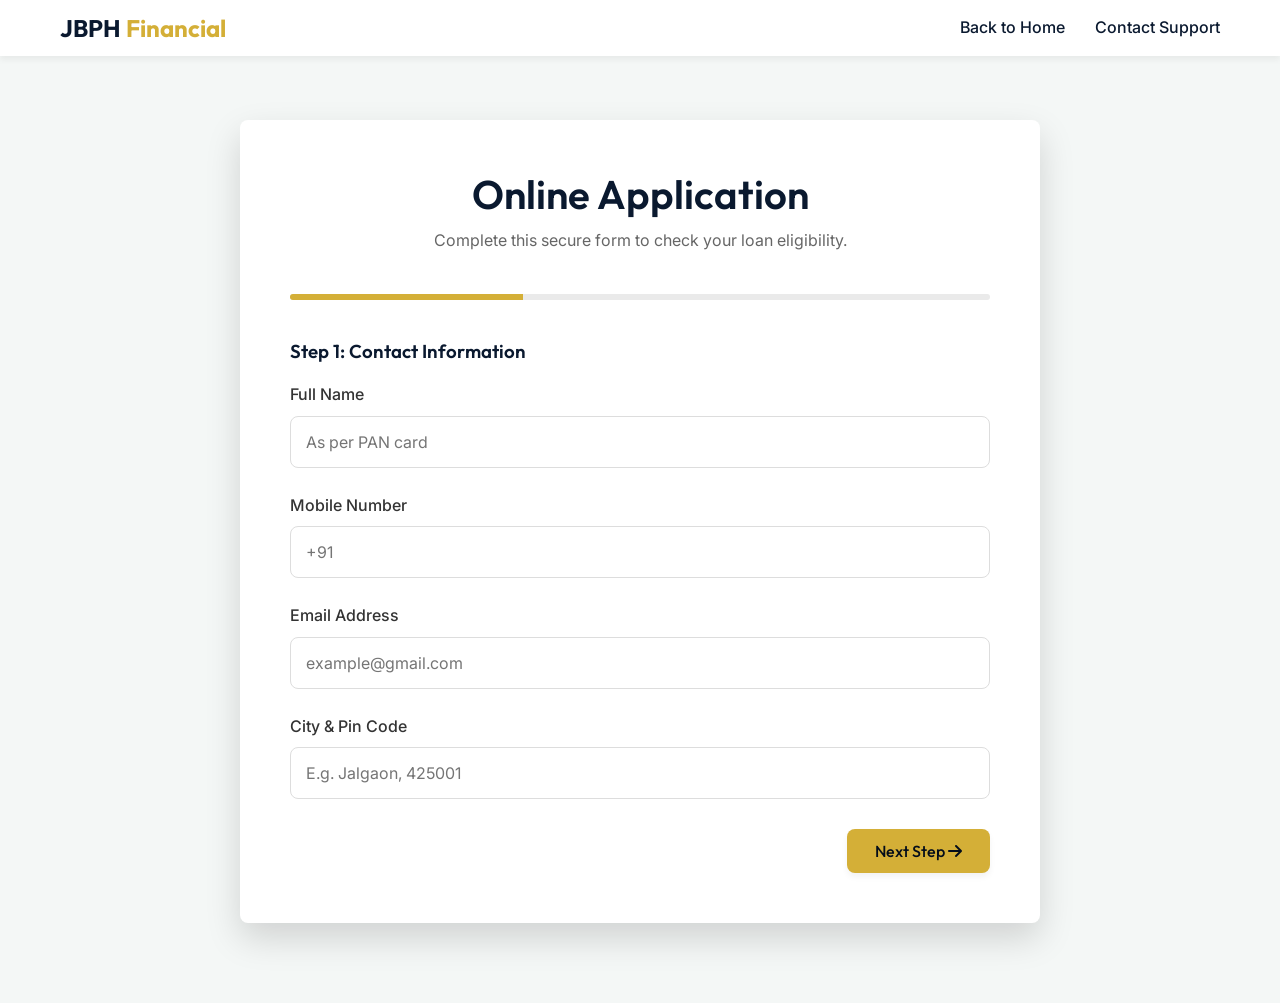
<file: apply.html>
<!DOCTYPE html>
<html lang="en">

<head>
  <meta charset="UTF-8">
  <meta name="viewport" content="width=device-width, initial-scale=1.0">
  <title>Apply For Loan | JBPH Financial Services</title>
  <link
    href="https://fonts.googleapis.com/css2?family=Inter:wght@400;500;600&family=Outfit:wght@500;600;700;800&display=swap"
    rel="stylesheet">
  <link rel="stylesheet" href="https://cdnjs.cloudflare.com/ajax/libs/font-awesome/6.4.0/css/all.min.css">
  <link rel="stylesheet" href="css/style.css">
  <style>
    body {
      background-color: var(--bg-light);
    }

    .apply-container {
      max-width: 800px;
      margin: 80px auto;
      background: var(--bg-white);
      padding: 50px;
      border-radius: var(--border-radius);
      box-shadow: var(--shadow-lg);
    }

    .apply-header {
      text-align: center;
      margin-bottom: 40px;
    }

    .apply-header h1 {
      color: var(--primary-navy);
      font-size: 2.5rem;
      margin-bottom: 10px;
    }

    .apply-header p {
      color: var(--text-light);
    }

    .form-step {
      display: none;
    }

    .form-step.active {
      display: block;
      animation: fadeIn 0.5s;
    }

    @keyframes fadeIn {
      from {
        opacity: 0;
        transform: translateY(10px);
      }

      to {
        opacity: 1;
        transform: translateY(0);
      }
    }

    .form-group {
      margin-bottom: 25px;
    }

    .form-group label {
      display: block;
      font-weight: 500;
      margin-bottom: 8px;
    }

    .form-group input,
    .form-group select {
      width: 100%;
      padding: 15px;
      border: 1px solid #ddd;
      border-radius: var(--border-radius);
      font-family: var(--font-body);
      font-size: 1rem;
      transition: var(--transition);
      outline: none;
    }

    .form-group input:focus,
    .form-group select:focus {
      border-color: var(--accent-gold);
    }

    .btn-group {
      display: flex;
      justify-content: space-between;
      margin-top: 30px;
    }

    .progress-bar {
      width: 100%;
      height: 6px;
      background: #EAEAEA;
      border-radius: 10px;
      margin-bottom: 40px;
      overflow: hidden;
    }

    .progress-fill {
      height: 100%;
      background: var(--accent-gold);
      width: 33.33%;
      transition: width 0.3s ease;
    }

    .success-msg {
      text-align: center;
      padding: 40px 0;
    }

    .success-msg i {
      font-size: 5rem;
      color: var(--accent-green);
      margin-bottom: 20px;
    }
  </style>
</head>

<body>

  <!-- Header minimal -->
  <header class="header">
    <div class="nav-container">
      <div class="logo-area">
        <a href="index.html" class="logo-text">JBPH <span style="color:var(--accent-gold);">Financial</span></a>
      </div>
      <nav>
        <ul class="nav-links">
          <li><a href="index.html">Back to Home</a></li>
          <li><a href="contact.html">Contact Support</a></li>
        </ul>
      </nav>
    </div>
  </header>

  <!-- Application Form -->
  <div class="container" style="padding-top: 40px;">
    <div class="apply-container">

      <div class="apply-header">
        <h1>Online Application</h1>
        <p>Complete this secure form to check your loan eligibility.</p>
      </div>

      <div class="progress-bar">
        <div class="progress-fill" id="progress"></div>
      </div>

      <!-- Step 1: Personal Details -->
      <div class="form-step active" id="step1">
        <h3 style="margin-bottom: 20px;">Step 1: Contact Information</h3>
        <div class="form-group">
          <label>Full Name</label>
          <input type="text" id="name" placeholder="As per PAN card" required>
        </div>
        <div class="form-group">
          <label>Mobile Number</label>
          <input type="tel" id="mobile" placeholder="+91" required>
        </div>
        <div class="form-group">
          <label>Email Address</label>
          <input type="email" id="email" placeholder="example@gmail.com" required>
        </div>
        <div class="form-group">
          <label>City & Pin Code</label>
          <input type="text" id="city" placeholder="E.g. Jalgaon, 425001" required>
        </div>
        <div class="btn-group" style="justify-content: flex-end;">
          <button type="button" class="btn btn-primary" onclick="nextStep(2)">Next Step <i
              class="fa-solid fa-arrow-right"></i></button>
        </div>
      </div>

      <!-- Step 2: Loan Requirements -->
      <div class="form-step" id="step2">
        <h3 style="margin-bottom: 20px;">Step 2: Loan Details</h3>
        <div class="form-group">
          <label>Required Loan Type</label>
          <select id="loan-type">
            <option value="Home Loan">Home Loan</option>
            <option value="Business Loan">Business Loan</option>
            <option value="Project Finance">Project Finance</option>
            <option value="LAP">Loan Against Property</option>
            <option value="Working Capital">Working Capital / OD</option>
            <option value="Other">Other</option>
          </select>
        </div>
        <div class="form-group">
          <label>Required Loan Amount (₹)</label>
          <input type="number" id="loan-amount" placeholder="e.g. 5000000" required>
        </div>
        <div class="form-group">
          <label>Employment Type</label>
          <select id="emp-type">
            <option value="Salaried">Salaried</option>
            <option value="Self Employed">Self Employed / Business Owner</option>
            <option value="Professional">Professional (Doctor, CA, etc)</option>
          </select>
        </div>
        <div class="btn-group">
          <button type="button" class="btn btn-outline" onclick="prevStep(1)">Back</button>
          <button type="button" class="btn btn-primary" onclick="nextStep(3)">Next Step <i
              class="fa-solid fa-arrow-right"></i></button>
        </div>
      </div>

      <!-- Step 3: Final Submission -->
      <div class="form-step" id="step3">
        <h3 style="margin-bottom: 20px;">Step 3: Verification</h3>
        <p style="color: var(--text-light); margin-bottom: 20px;">I authorize JBPH Financial Services Pvt. Ltd. and its
          representatives to contact me. I understand that this does not constitute a loan approval.</p>

        <div class="btn-group">
          <button type="button" class="btn btn-outline" onclick="prevStep(2)">Back</button>
          <button type="button" class="btn btn-primary" onclick="submitForm()">Submit Application</button>
        </div>
      </div>

      <!-- Success step -->
      <div class="form-step" id="step-success">
        <div class="success-msg">
          <i class="fa-solid fa-circle-check"></i>
          <h2>Application Received!</h2>
          <p style="margin: 20px 0; color: var(--text-light);">Thank you for choosing JBPH Financial Services. One of
            our senior representatives will contact you shortly to process your application.</p>
          <a href="index.html" class="btn btn-outline">Return to Home</a>
        </div>
      </div>

    </div>
  </div>

  <script src="js/main.js"></script>
  <script>
    function nextStep(step) {
      document.querySelectorAll('.form-step').forEach(el => el.classList.remove('active'));
      document.getElementById('step' + step).classList.add('active');

      const progress = document.getElementById('progress');
      if (step === 2) progress.style.width = '66.66%';
      if (step === 3) progress.style.width = '100%';
    }

    function prevStep(step) {
      document.querySelectorAll('.form-step').forEach(el => el.classList.remove('active'));
      document.getElementById('step' + step).classList.add('active');

      const progress = document.getElementById('progress');
      if (step === 1) progress.style.width = '33.33%';
      if (step === 2) progress.style.width = '66.66%';
    }

    function submitForm() {
      // Gather form data
      const name = document.getElementById('name').value || 'Not provided';
      const mobile = document.getElementById('mobile').value || 'Not provided';
      const email = document.getElementById('email').value || 'Not provided';
      const city = document.getElementById('city').value || 'Not provided';
      const loanType = document.getElementById('loan-type').value || 'Not provided';
      const loanAmount = document.getElementById('loan-amount').value || 'Not provided';
      const empType = document.getElementById('emp-type').value || 'Not provided';

      // Format message for WhatsApp
      const waMessage = `*New Loan Application!* 🟢%0A%0A*Name:* ${name}%0A*Mobile:* ${mobile}%0A*Email:* ${email}%0A*City:* ${city}%0A%0A*Loan Type:* ${loanType}%0A*Amount:* ₹${loanAmount}%0A*Employment:* ${empType}`;

      // Open WhatsApp
      window.open(`https://wa.me/919607968569?text=${waMessage}`, '_blank');

      // Show success screen
      document.querySelectorAll('.form-step').forEach(el => el.classList.remove('active'));
      document.getElementById('step-success').classList.add('active');
      document.querySelector('.progress-bar').style.display = 'none';
      document.querySelector('.apply-header').style.display = 'none';
    }
  </script>
</body>

</html>
</file>
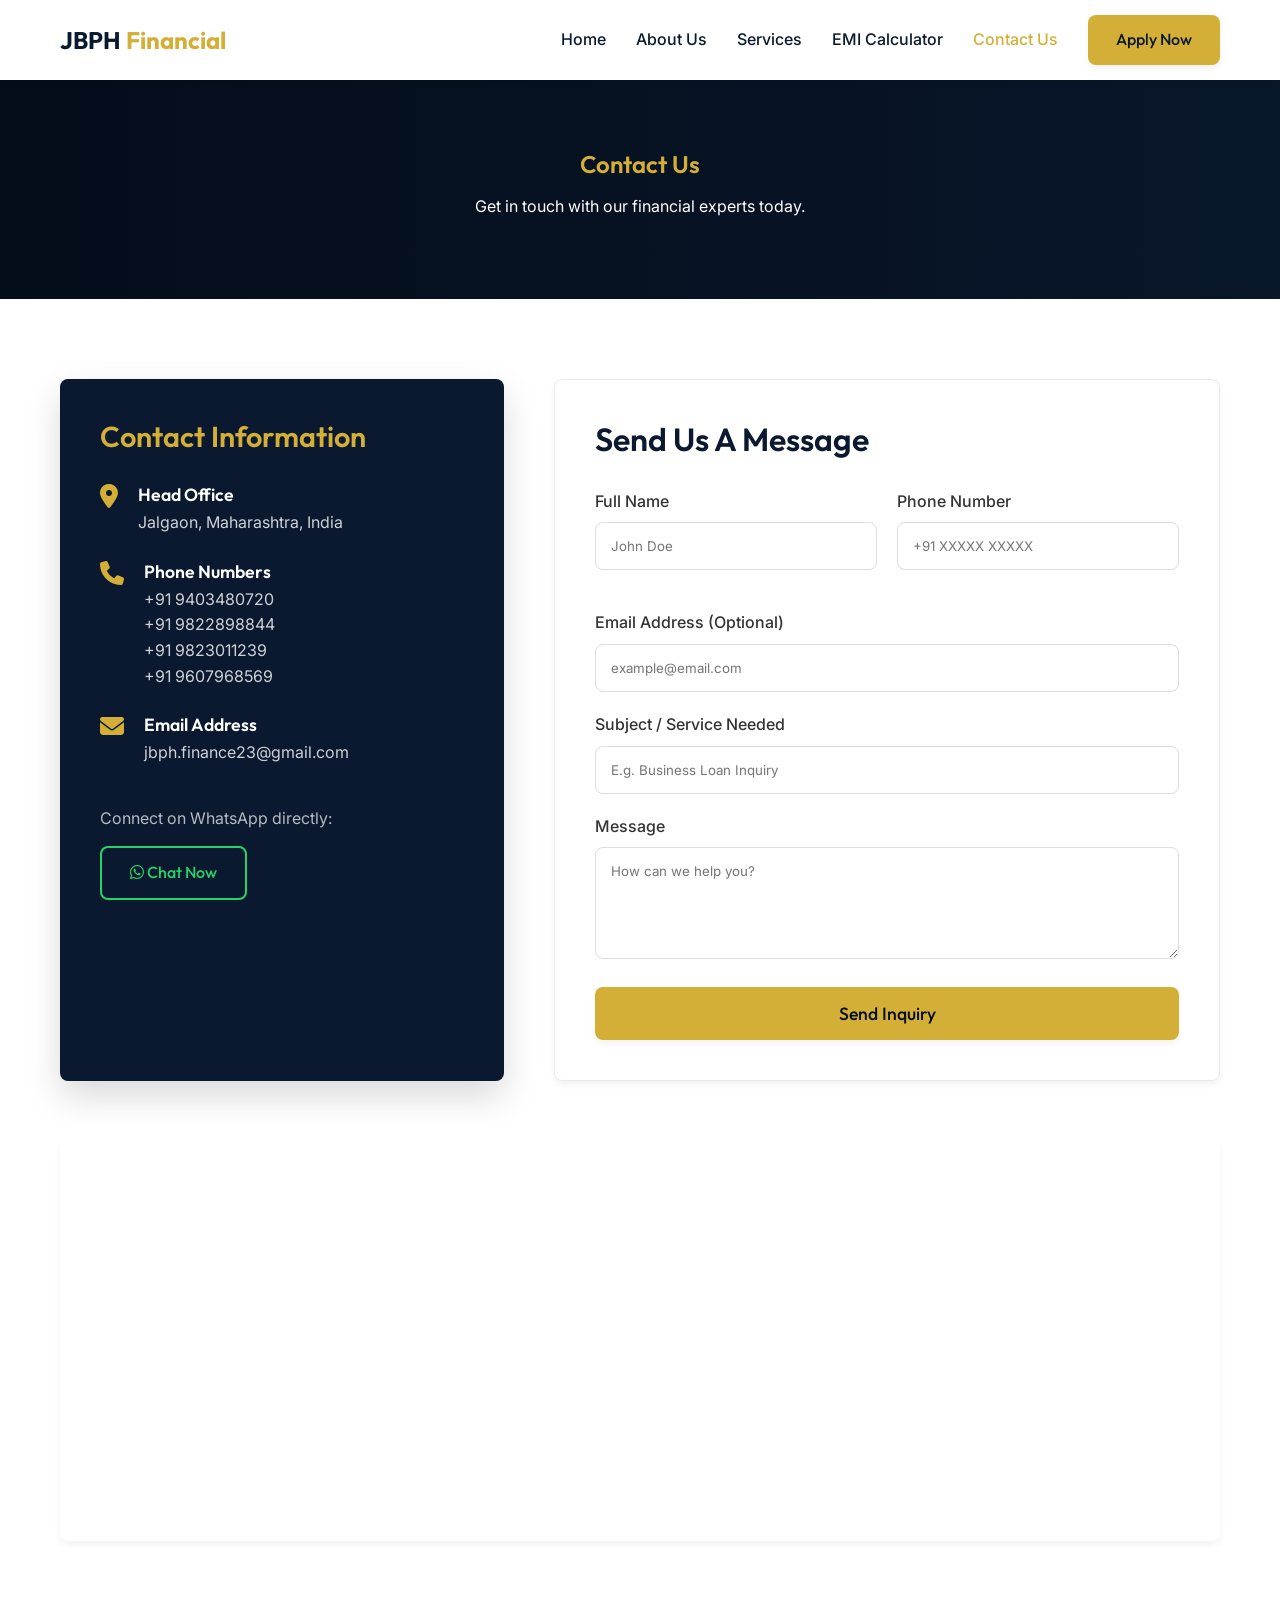
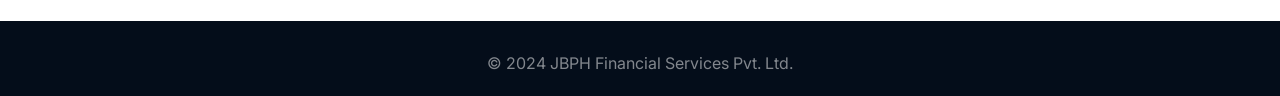
<file: contact.html>
<!DOCTYPE html>
<html lang="en">

<head>
  <meta charset="UTF-8">
  <meta name="viewport" content="width=device-width, initial-scale=1.0">
  <title>Contact Us | JBPH Financial Services</title>
  <link
    href="https://fonts.googleapis.com/css2?family=Inter:wght@400;500;600&family=Outfit:wght@500;600;700;800&display=swap"
    rel="stylesheet">
  <link rel="stylesheet" href="https://cdnjs.cloudflare.com/ajax/libs/font-awesome/6.4.0/css/all.min.css">
  <link rel="stylesheet" href="css/style.css">
  <style>
    .inner-hero {
      padding: 150px 0 80px;
      background-color: var(--primary-dark);
      background-image: linear-gradient(90deg, rgba(4, 13, 26, 0.95), rgba(10, 25, 47, 0.8));
      color: white;
      text-align: center;
    }

    .inner-hero h1 {
      color: var(--accent-gold);
      margin-bottom: 15px;
    }

    .contact-grid {
      display: grid;
      grid-template-columns: 1fr 1.5fr;
      gap: 50px;
    }

    .contact-info-box {
      background: var(--primary-navy);
      color: white;
      padding: 40px;
      border-radius: var(--border-radius);
      box-shadow: var(--shadow-lg);
    }

    .contact-info-box h3 {
      color: var(--accent-gold);
      margin-bottom: 30px;
      font-size: 1.8rem;
    }

    .c-info-item {
      display: flex;
      gap: 20px;
      margin-bottom: 25px;
    }

    .c-info-item i {
      font-size: 1.5rem;
      color: var(--accent-gold);
    }

    .c-info-item h4 {
      color: white;
      margin-bottom: 5px;
      font-size: 1.1rem;
    }

    .c-info-item p {
      color: rgba(255, 255, 255, 0.8);
    }

    .contact-form {
      background: var(--bg-white);
      padding: 40px;
      border-radius: var(--border-radius);
      box-shadow: var(--shadow-sm);
      border: 1px solid #EAEAEA;
    }

    .form-row {
      display: grid;
      grid-template-columns: 1fr 1fr;
      gap: 20px;
      margin-bottom: 20px;
    }

    .form-group {
      margin-bottom: 20px;
    }

    .form-group label {
      display: block;
      font-weight: 500;
      margin-bottom: 8px;
    }

    .form-group input,
    .form-group textarea {
      width: 100%;
      padding: 15px;
      border: 1px solid #ddd;
      border-radius: var(--border-radius);
      font-family: var(--font-body);
      outline: none;
      transition: var(--transition);
    }

    .form-group input:focus,
    .form-group textarea:focus {
      border-color: var(--accent-gold);
    }

    .map-container {
      margin-top: 60px;
      height: 400px;
      border-radius: var(--border-radius);
      overflow: hidden;
      box-shadow: var(--shadow-sm);
    }

    @media (max-width: 768px) {
      .contact-grid {
        grid-template-columns: 1fr;
      }

      .form-row {
        grid-template-columns: 1fr;
      }
    }
  </style>
</head>

<body>

  <!-- Header -->
  <header class="header">
    <div class="nav-container">
      <div class="logo-area">
        <a href="index.html" class="logo-text">JBPH <span style="color:var(--accent-gold);">Financial</span></a>
      </div>
      <nav>
        <ul class="nav-links">
          <li><a href="index.html">Home</a></li>
          <li><a href="about.html">About Us</a></li>
          <li><a href="services.html">Services</a></li>
          <li><a href="emi-calculator.html">EMI Calculator</a></li>
          <li><a href="contact.html" class="active">Contact Us</a></li>
          <li><a href="apply.html" class="btn btn-primary">Apply Now</a></li>
        </ul>
      </nav>
    </div>
  </header>

  <!-- Inner Hero -->
  <section class="inner-hero">
    <div class="container">
      <h1>Contact Us</h1>
      <p>Get in touch with our financial experts today.</p>
    </div>
  </section>

  <!-- Contact Section -->
  <section class="section">
    <div class="container">
      <div class="contact-grid">

        <!-- Info Box -->
        <div class="contact-info-box reveal">
          <h3>Contact Information</h3>

          <div class="c-info-item">
            <i class="fa-solid fa-location-dot"></i>
            <div>
              <h4>Head Office</h4>
              <p>Jalgaon, Maharashtra, India</p>
            </div>
          </div>

          <div class="c-info-item">
            <i class="fa-solid fa-phone"></i>
            <div>
              <h4>Phone Numbers</h4>
              <p>+91 9403480720</p>
              <p>+91 9822898844</p>
              <p>+91 9823011239</p>
              <p>+91 9607968569</p>
            </div>
          </div>

          <div class="c-info-item">
            <i class="fa-solid fa-envelope"></i>
            <div>
              <h4>Email Address</h4>
              <p>jbph.finance23@gmail.com</p>
            </div>
          </div>

          <div style="margin-top: 40px;">
            <p style="color: rgba(255,255,255,0.7); margin-bottom: 15px;">Connect on WhatsApp directly:</p>
            <a href="https://wa.me/919607968569" class="btn btn-outline" style="border-color: #25d366; color: #25d366;">
              <i class="fa-brands fa-whatsapp"></i> Chat Now
            </a>
          </div>
        </div>

        <!-- Form Box -->
        <div class="contact-form reveal">
          <h2 style="margin-bottom: 30px; font-size: 2rem; color: var(--primary-navy);">Send Us A Message</h2>
          <form onsubmit="submitContactForm(event)">
            <div class="form-row">
              <div class="form-group">
                <label>Full Name</label>
                <input type="text" id="contact-name" placeholder="John Doe" required>
              </div>
              <div class="form-group">
                <label>Phone Number</label>
                <input type="tel" id="contact-phone" placeholder="+91 XXXXX XXXXX" required>
              </div>
            </div>
            <div class="form-group">
              <label>Email Address (Optional)</label>
              <input type="email" id="contact-email" placeholder="example@email.com">
            </div>
            <div class="form-group">
              <label>Subject / Service Needed</label>
              <input type="text" id="contact-subject" placeholder="E.g. Business Loan Inquiry" required>
            </div>
            <div class="form-group">
              <label>Message</label>
              <textarea id="contact-message" rows="5" placeholder="How can we help you?" required></textarea>
            </div>
            <button type="submit" class="btn btn-primary" style="width: 100%; font-size: 1.1rem; padding: 15px;">Send
              Inquiry</button>
          </form>
        </div>

      </div>

      <!-- Google Map Embedded -->
      <div class="map-container reveal">
        <!-- Using a generic Jalgaon map embed iframe -->
        <iframe
          src="https://www.google.com/maps/embed?pb=!1m18!1m12!1m3!1d119253.11195655787!2d75.49520859586111!3d20.99009949673946!2m3!1f0!2f0!3f0!3m2!1i1024!2i768!4f13.1!3m3!1m2!1s0x3bd90fa4a1eab90f%3A0x37f67bd21bff0a3c!2sJalgaon%2C%20Maharashtra!5e0!3m2!1sen!2sin!4v1700000000000!5m2!1sen!2sin"
          width="100%" height="100%" style="border:0;" allowfullscreen="" loading="lazy"
          referrerpolicy="no-referrer-when-downgrade"></iframe>
      </div>
    </div>
  </section>

  <!-- Footer Layout Minimal here -->
  <footer class="footer" style="padding-top: 30px;">
    <div class="container text-center">
      <p style="color: rgba(255,255,255,0.5);">&copy; 2024 JBPH Financial Services Pvt. Ltd.</p>
    </div>
  </footer>

  <script src="js/main.js"></script>
  <script>
    function submitContactForm(event) {
      event.preventDefault();
      const name = document.getElementById('contact-name').value || 'Not provided';
      const phone = document.getElementById('contact-phone').value || 'Not provided';
      const email = document.getElementById('contact-email').value || 'Not provided';
      const subject = document.getElementById('contact-subject').value || 'Not provided';
      const message = document.getElementById('contact-message').value || 'Not provided';

      const waMessage = `*New Website Inquiry!* 💬%0A%0A*Name:* ${name}%0A*Phone:* ${phone}%0A*Email:* ${email}%0A*Subject:* ${subject}%0A*Message:* ${message}`;

      window.open(`https://wa.me/919607968569?text=${waMessage}`, '_blank');

      event.target.reset();
      alert('Forwarding you to WhatsApp to send your inquiry!');
    }
  </script>
</body>

</html>
</file>
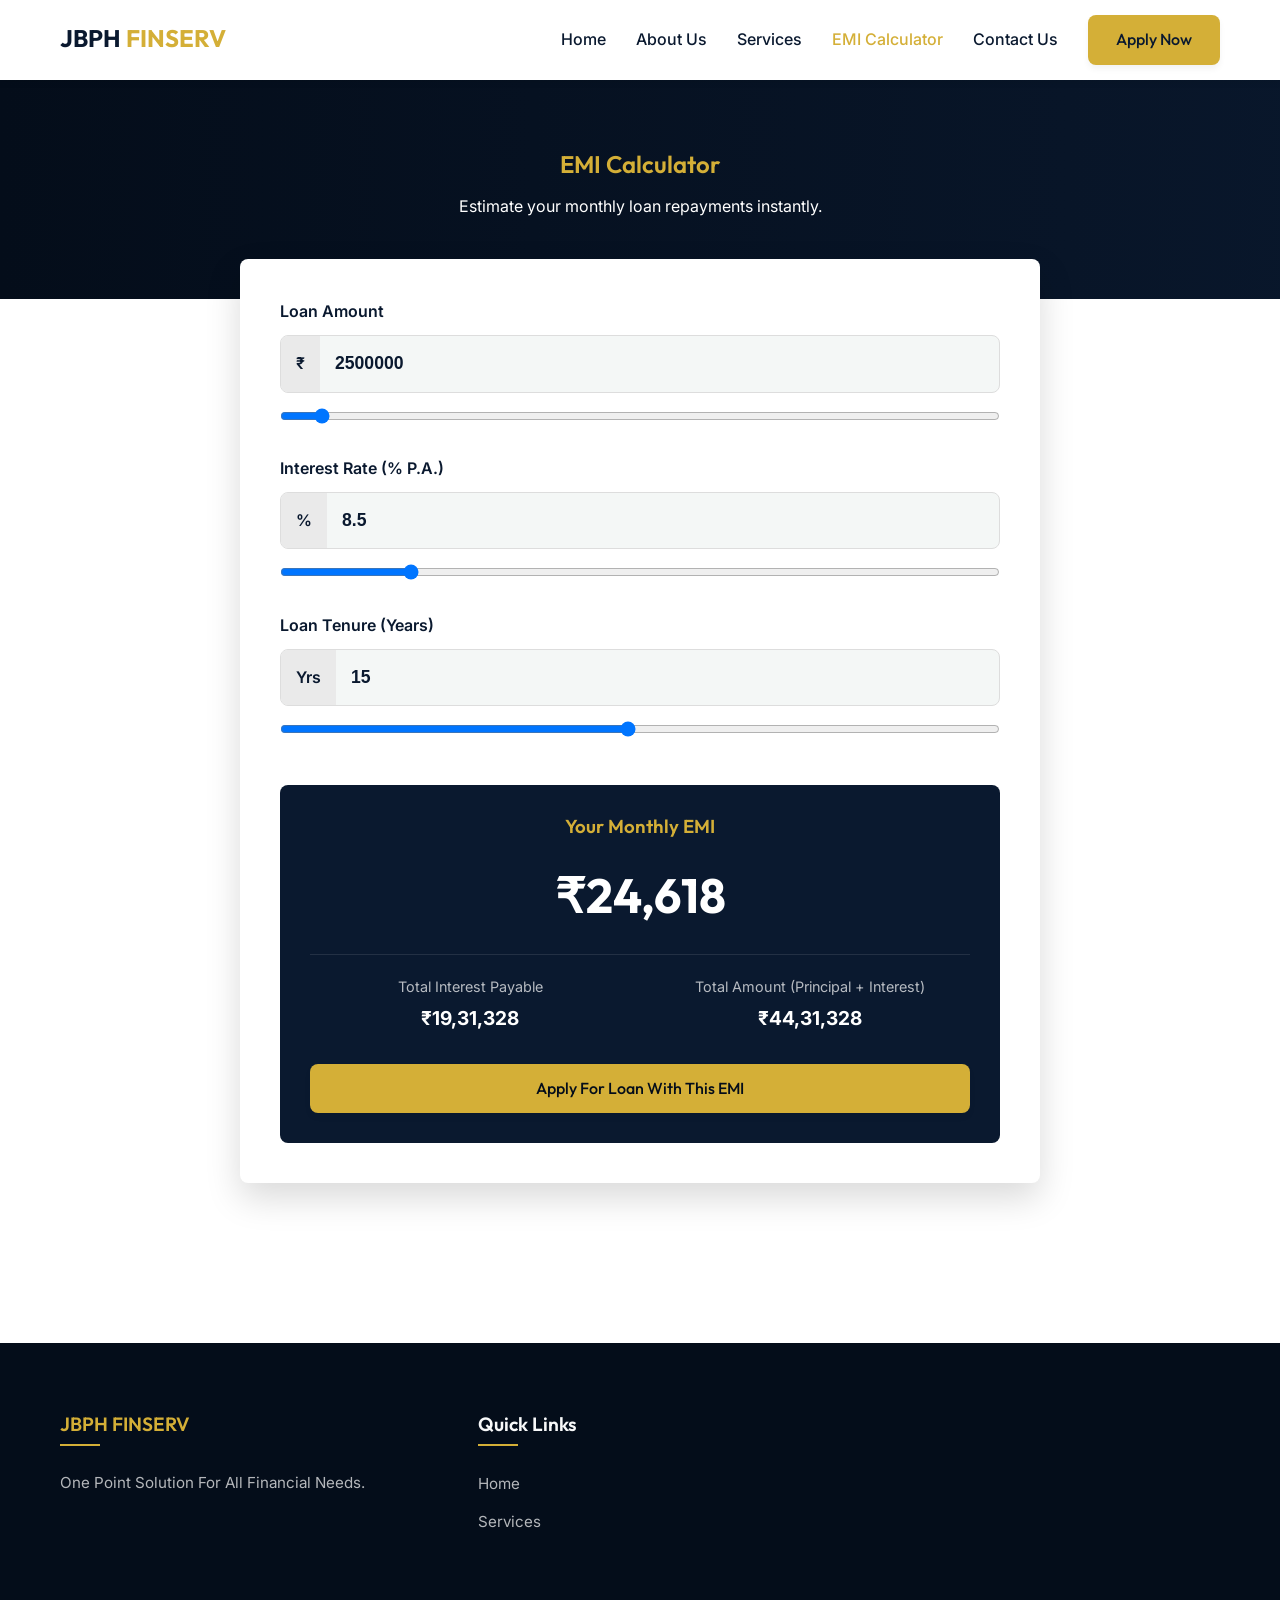
<file: emi-calculator.html>
<!DOCTYPE html>
<html lang="en">
<head>
  <meta charset="UTF-8">
  <meta name="viewport" content="width=device-width, initial-scale=1.0">
  <title>EMI Calculator | JBPH Financial Services</title>
  <link href="https://fonts.googleapis.com/css2?family=Inter:wght@400;500;600&family=Outfit:wght@500;600;700;800&display=swap" rel="stylesheet">
  <link rel="stylesheet" href="https://cdnjs.cloudflare.com/ajax/libs/font-awesome/6.4.0/css/all.min.css">
  <link rel="stylesheet" href="css/style.css">
  <style>
    .inner-hero {
      padding: 150px 0 80px;
      background-color: var(--primary-dark);
      background-image: linear-gradient(90deg, rgba(4,13,26,0.95), rgba(10,25,47,0.8));
      color: white;
      text-align: center;
    }
    .inner-hero h1 { color: var(--accent-gold); margin-bottom: 15px; }

    .calc-container {
      max-width: 800px;
      margin: -40px auto 80px auto;
      background: var(--bg-white);
      padding: 40px;
      border-radius: var(--border-radius);
      box-shadow: var(--shadow-lg);
      position: relative;
      z-index: 10;
    }

    .form-group {
      margin-bottom: 25px;
    }

    .form-group label {
      display: block;
      font-weight: 600;
      margin-bottom: 10px;
      color: var(--primary-navy);
    }

    .calc-input-wrapper {
      display: flex;
      align-items: center;
      background: var(--bg-light);
      border: 1px solid #ddd;
      border-radius: var(--border-radius);
      overflow: hidden;
    }

    .calc-input-wrapper span {
      padding: 15px;
      background: #EAEAEA;
      color: var(--primary-navy);
      font-weight: 600;
    }

    .form-group input[type="range"] {
      width: 100%;
      margin-top: 15px;
    }

    .form-group input[type="number"] {
      flex: 1;
      padding: 15px;
      border: none;
      background: transparent;
      font-size: 1.1rem;
      font-weight: 600;
      color: var(--primary-navy);
      outline: none;
    }

    .results-box {
      margin-top: 40px;
      background: var(--primary-navy);
      color: white;
      padding: 30px;
      border-radius: var(--border-radius);
      text-align: center;
    }

    .results-box h3 {
      color: var(--accent-gold);
      margin-bottom: 20px;
    }

    .emi-amount {
      font-size: 3rem;
      font-weight: 700;
      font-family: var(--font-heading);
      margin-bottom: 20px;
    }

    .result-details {
      display: grid;
      grid-template-columns: 1fr 1fr;
      gap: 20px;
      border-top: 1px solid rgba(255,255,255,0.1);
      padding-top: 20px;
    }

    .result-item span {
      display: block;
      color: rgba(255,255,255,0.7);
      font-size: 0.9rem;
      margin-bottom: 5px;
    }

    .result-item strong {
      font-size: 1.2rem;
    }
  </style>
</head>
<body>

  <!-- Header -->
  <header class="header">
    <div class="nav-container">
      <div class="logo-area">
        <div>
          <a href="index.html" class="logo-text">JBPH <span style="color:var(--accent-gold);">FINSERV</span></a>
        </div>
      </div>
      <nav>
        <ul class="nav-links">
          <li><a href="index.html">Home</a></li>
          <li><a href="about.html">About Us</a></li>
          <li><a href="services.html">Services</a></li>
          <li><a href="emi-calculator.html" class="active">EMI Calculator</a></li>
          <li><a href="contact.html">Contact Us</a></li>
          <li><a href="apply.html" class="btn btn-primary">Apply Now</a></li>
        </ul>
      </nav>
    </div>
  </header>

  <!-- Inner Hero -->
  <section class="inner-hero">
    <div class="container">
      <h1>EMI Calculator</h1>
      <p>Estimate your monthly loan repayments instantly.</p>
    </div>
  </section>

  <!-- Calculator Section -->
  <section class="section" style="padding-top: 0;">
    <div class="container">
      <div class="calc-container reveal active">
        
        <div class="form-group">
          <label for="principal">Loan Amount</label>
          <div class="calc-input-wrapper">
            <span>₹</span>
            <input type="number" id="principal" value="2500000" min="10000" step="10000">
          </div>
          <input type="range" id="principal-range" min="100000" max="50000000" value="2500000" step="100000">
        </div>

        <div class="form-group">
          <label for="interest">Interest Rate (% P.A.)</label>
          <div class="calc-input-wrapper">
            <span>%</span>
            <input type="number" id="interest" value="8.5" step="0.1">
          </div>
          <input type="range" id="interest-range" min="5" max="25" value="8.5" step="0.1">
        </div>

        <div class="form-group">
          <label for="tenure">Loan Tenure (Years)</label>
          <div class="calc-input-wrapper">
            <span>Yrs</span>
            <input type="number" id="tenure" value="15" min="1" max="30">
          </div>
          <input type="range" id="tenure-range" min="1" max="30" value="15" step="1">
        </div>

        <div class="results-box">
          <h3>Your Monthly EMI</h3>
          <div class="emi-amount" id="emi-result">₹ 24,618</div>
          <div class="result-details">
            <div class="result-item">
              <span>Total Interest Payable</span>
              <strong id="total-interest">₹ 19,31,235</strong>
            </div>
            <div class="result-item">
              <span>Total Amount (Principal + Interest)</span>
              <strong id="total-amount">₹ 44,31,235</strong>
            </div>
          </div>
          
          <div style="margin-top: 30px;">
            <a href="apply.html" class="btn btn-primary" style="width: 100%;">Apply For Loan With This EMI</a>
          </div>
        </div>

      </div>
    </div>
  </section>

  <!-- Footer -->
  <footer class="footer">
    <div class="container">
      <div class="footer-grid">
        <div class="footer-col">
          <h4 style="color:var(--accent-gold);">JBPH FINSERV</h4>
          <p class="footer-text">One Point Solution For All Financial Needs.</p>
        </div>
        <div class="footer-col">
          <h4>Quick Links</h4>
          <ul class="footer-links">
            <li><a href="index.html">Home</a></li>
            <li><a href="services.html">Services</a></li>
          </ul>
        </div>
      </div>
    </div>
  </footer>

  <script src="js/main.js"></script>
  <script>
    // EMI Calculator Logic
    document.addEventListener('DOMContentLoaded', () => {
      const principalInput = document.getElementById('principal');
      const principalRange = document.getElementById('principal-range');
      const interestInput = document.getElementById('interest');
      const interestRange = document.getElementById('interest-range');
      const tenureInput = document.getElementById('tenure');
      const tenureRange = document.getElementById('tenure-range');
      
      const emiResult = document.getElementById('emi-result');
      const totalInterestResult = document.getElementById('total-interest');
      const totalAmountResult = document.getElementById('total-amount');

      const formatCurrency = (num) => {
        return new Intl.NumberFormat('en-IN', {
          style: 'currency',
          currency: 'INR',
          maximumFractionDigits: 0
        }).format(num);
      };

      const calculateEMI = () => {
        const p = parseFloat(principalInput.value);
        const r = parseFloat(interestInput.value) / 12 / 100; // Monthly interest
        const n = parseFloat(tenureInput.value) * 12; // Months

        if(p > 0 && r > 0 && n > 0) {
          const emi = p * r * (Math.pow(1 + r, n)) / (Math.pow(1 + r, n) - 1);
          const totalAmount = emi * n;
          const totalInterest = totalAmount - p;

          emiResult.textContent = formatCurrency(emi);
          totalInterestResult.textContent = formatCurrency(totalInterest);
          totalAmountResult.textContent = formatCurrency(totalAmount);
        } else {
          emiResult.textContent = "₹ 0";
          totalInterestResult.textContent = "₹ 0";
          totalAmountResult.textContent = "₹ 0";
        }
      };

      // Sync ranges and inputs
      const setupSync = (input, range) => {
        input.addEventListener('input', () => {
          range.value = input.value;
          calculateEMI();
        });
        range.addEventListener('input', () => {
          input.value = range.value;
          calculateEMI();
        });
      };

      setupSync(principalInput, principalRange);
      setupSync(interestInput, interestRange);
      setupSync(tenureInput, tenureRange);

      // Initial calculation
      calculateEMI();
    });
  </script>
</body>
</html>
</file>
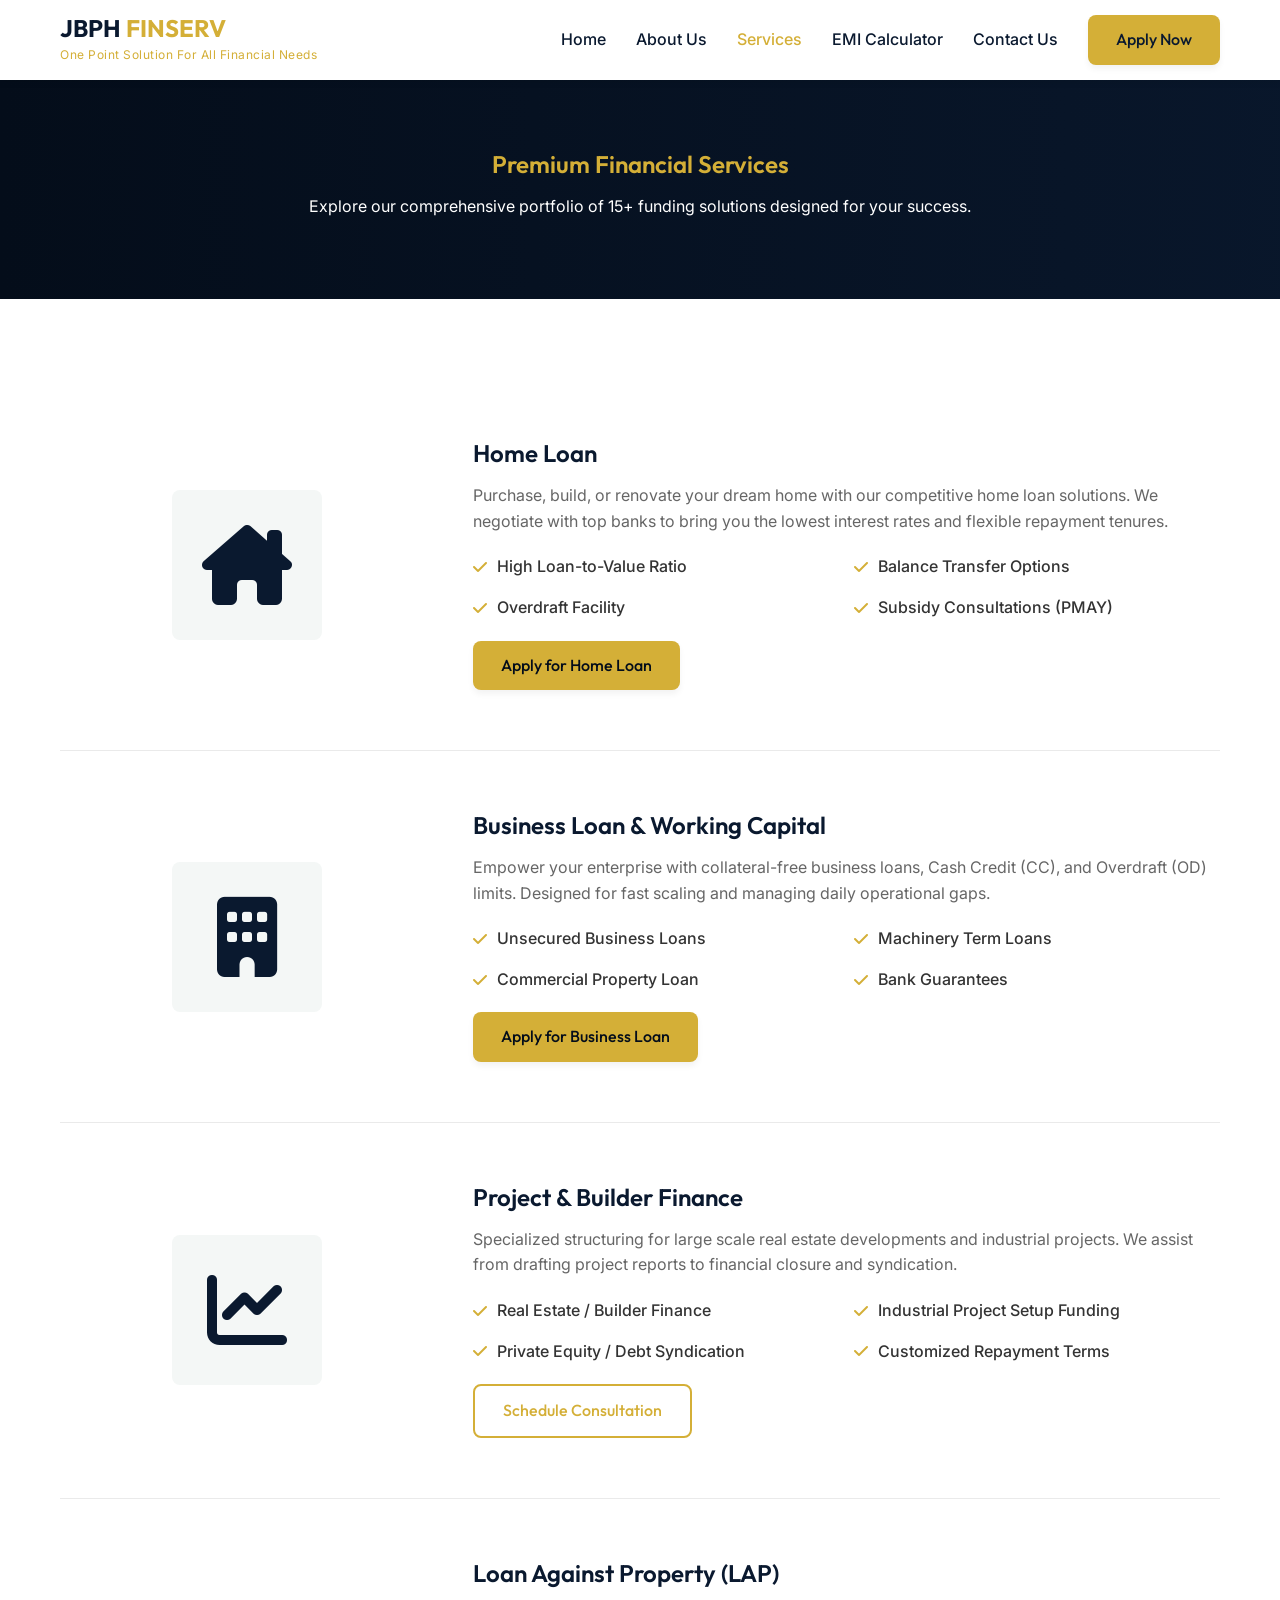
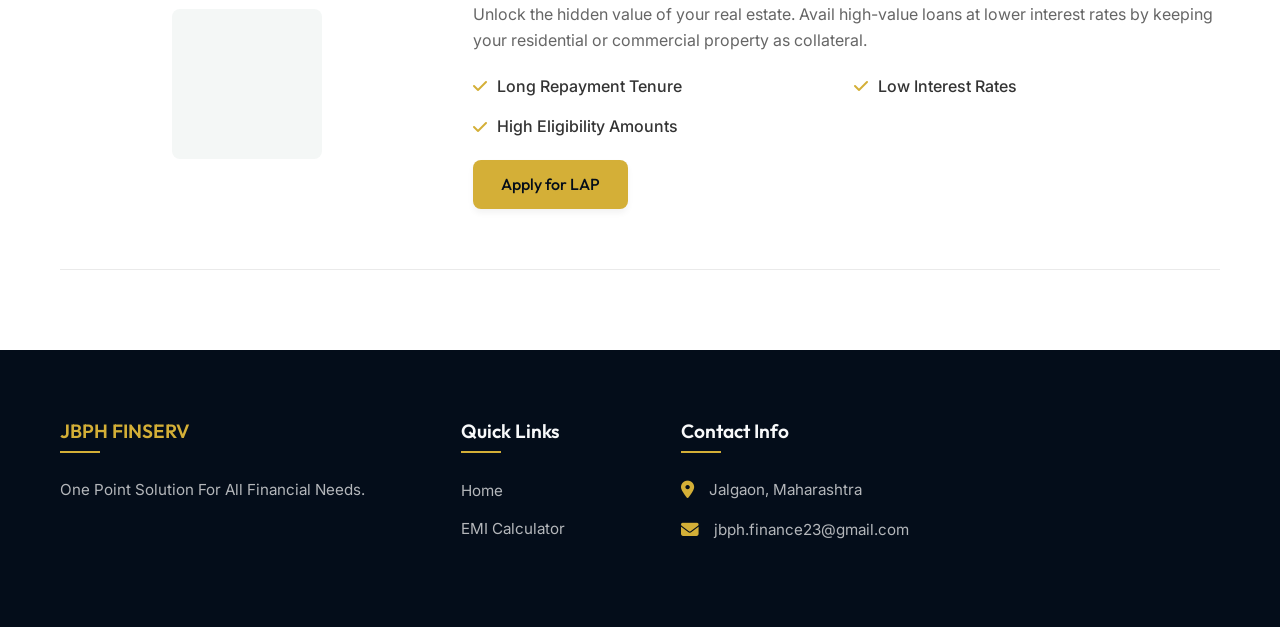
<file: services.html>
<!DOCTYPE html>
<html lang="en">
<head>
  <meta charset="UTF-8">
  <meta name="viewport" content="width=device-width, initial-scale=1.0">
  <title>Our Services | JBPH Financial Services</title>
  <link rel="preconnect" href="https://fonts.googleapis.com">
  <link rel="preconnect" href="https://fonts.gstatic.com" crossorigin>
  <link href="https://fonts.googleapis.com/css2?family=Inter:wght@400;500;600&family=Outfit:wght@500;600;700;800&display=swap" rel="stylesheet">
  <link rel="stylesheet" href="https://cdnjs.cloudflare.com/ajax/libs/font-awesome/6.4.0/css/all.min.css">
  <link rel="stylesheet" href="css/style.css">
  <style>
    .inner-hero {
      padding: 150px 0 80px;
      background-color: var(--primary-dark);
      background-image: linear-gradient(90deg, rgba(4,13,26,0.95), rgba(10,25,47,0.8));
      color: white;
      text-align: center;
    }
    .inner-hero h1 {
      color: var(--accent-gold);
      margin-bottom: 15px;
    }
    
    .service-detail-section {
      padding: 60px 0;
      border-bottom: 1px solid #EAEAEA;
    }
    
    .service-detail-grid {
      display: grid;
      grid-template-columns: 1fr 2fr;
      gap: 40px;
      align-items: center;
    }
    
    .service-detail-icon {
      font-size: 5rem;
      color: var(--primary-navy);
      background: var(--bg-light);
      width: 150px;
      height: 150px;
      display: flex;
      align-items: center;
      justify-content: center;
      border-radius: var(--border-radius);
      margin: 0 auto;
    }
    
    .service-detail-content h2 {
      margin-bottom: 15px;
      color: var(--primary-navy);
    }
    
    .service-detail-content p {
      color: var(--text-light);
      margin-bottom: 20px;
    }
    
    .service-features {
      display: grid;
      grid-template-columns: 1fr 1fr;
      gap: 15px;
      margin-top: 20px;
    }
    
    .service-features li {
      display: flex;
      align-items: center;
      gap: 10px;
      font-weight: 500;
    }
    
    .service-features i {
      color: var(--accent-gold);
    }
    
    @media (max-width: 768px) {
      .service-detail-grid {
        grid-template-columns: 1fr;
        text-align: center;
      }
      .service-features {
        grid-template-columns: 1fr;
        text-align: left;
      }
    }
  </style>
</head>
<body>

  <!-- Header -->
  <header class="header">
    <div class="nav-container">
      <div class="logo-area">
        <div>
          <a href="index.html" class="logo-text">JBPH <span style="color:var(--accent-gold);">FINSERV</span></a>
          <span class="logo-tagline">One Point Solution For All Financial Needs</span>
        </div>
      </div>
      <nav>
        <ul class="nav-links">
          <li><a href="index.html">Home</a></li>
          <li><a href="about.html">About Us</a></li>
          <li><a href="services.html" class="active">Services</a></li>
          <li><a href="emi-calculator.html">EMI Calculator</a></li>
          <li><a href="contact.html">Contact Us</a></li>
          <li><a href="apply.html" class="btn btn-primary">Apply Now</a></li>
        </ul>
      </nav>
    </div>
  </header>

  <!-- Inner Hero -->
  <section class="inner-hero">
    <div class="container">
      <h1>Premium Financial Services</h1>
      <p>Explore our comprehensive portfolio of 15+ funding solutions designed for your success.</p>
    </div>
  </section>

  <!-- Service List -->
  <section class="section">
    <div class="container">
      
      <!-- Home Loan -->
      <div id="home-loan" class="service-detail-section reveal">
        <div class="service-detail-grid">
          <div class="service-detail-icon"><i class="fa-solid fa-house-chimney"></i></div>
          <div class="service-detail-content">
            <h2>Home Loan</h2>
            <p>Purchase, build, or renovate your dream home with our competitive home loan solutions. We negotiate with top banks to bring you the lowest interest rates and flexible repayment tenures.</p>
            <ul class="service-features">
              <li><i class="fa-solid fa-check"></i> High Loan-to-Value Ratio</li>
              <li><i class="fa-solid fa-check"></i> Balance Transfer Options</li>
              <li><i class="fa-solid fa-check"></i> Overdraft Facility</li>
              <li><i class="fa-solid fa-check"></i> Subsidy Consultations (PMAY)</li>
            </ul>
            <a href="apply.html" class="btn btn-primary" style="margin-top:20px;">Apply for Home Loan</a>
          </div>
        </div>
      </div>

      <!-- Business Loan -->
      <div id="business-loan" class="service-detail-section reveal">
        <div class="service-detail-grid">
          <div class="service-detail-icon"><i class="fa-solid fa-building"></i></div>
          <div class="service-detail-content">
            <h2>Business Loan & Working Capital</h2>
            <p>Empower your enterprise with collateral-free business loans, Cash Credit (CC), and Overdraft (OD) limits. Designed for fast scaling and managing daily operational gaps.</p>
            <ul class="service-features">
              <li><i class="fa-solid fa-check"></i> Unsecured Business Loans</li>
              <li><i class="fa-solid fa-check"></i> Machinery Term Loans</li>
              <li><i class="fa-solid fa-check"></i> Commercial Property Loan</li>
              <li><i class="fa-solid fa-check"></i> Bank Guarantees</li>
            </ul>
            <a href="apply.html" class="btn btn-primary" style="margin-top:20px;">Apply for Business Loan</a>
          </div>
        </div>
      </div>

      <!-- Project Finance -->
      <div id="project-finance" class="service-detail-section reveal">
        <div class="service-detail-grid">
          <div class="service-detail-icon"><i class="fa-solid fa-chart-line"></i></div>
          <div class="service-detail-content">
            <h2>Project & Builder Finance</h2>
            <p>Specialized structuring for large scale real estate developments and industrial projects. We assist from drafting project reports to financial closure and syndication.</p>
            <ul class="service-features">
              <li><i class="fa-solid fa-check"></i> Real Estate / Builder Finance</li>
              <li><i class="fa-solid fa-check"></i> Industrial Project Setup Funding</li>
              <li><i class="fa-solid fa-check"></i> Private Equity / Debt Syndication</li>
              <li><i class="fa-solid fa-check"></i> Customized Repayment Terms</li>
            </ul>
            <a href="contact.html" class="btn btn-outline" style="margin-top:20px;">Schedule Consultation</a>
          </div>
        </div>
      </div>

      <!-- Loan Against Property -->
      <div id="lap" class="service-detail-section reveal">
        <div class="service-detail-grid">
          <div class="service-detail-icon"><i class="fa-solid fa-keys"></i></div>
          <div class="service-detail-content">
            <h2>Loan Against Property (LAP)</h2>
            <p>Unlock the hidden value of your real estate. Avail high-value loans at lower interest rates by keeping your residential or commercial property as collateral.</p>
            <ul class="service-features">
              <li><i class="fa-solid fa-check"></i> Long Repayment Tenure</li>
              <li><i class="fa-solid fa-check"></i> Low Interest Rates</li>
              <li><i class="fa-solid fa-check"></i> High Eligibility Amounts</li>
            </ul>
            <a href="apply.html" class="btn btn-primary" style="margin-top:20px;">Apply for LAP</a>
          </div>
        </div>
      </div>
      
    </div>
  </section>

  <!-- Footer -->
  <footer class="footer">
    <div class="container">
      <div class="footer-grid">
        <div class="footer-col">
          <h4 style="color:var(--accent-gold);">JBPH FINSERV</h4>
          <p class="footer-text">One Point Solution For All Financial Needs.</p>
        </div>
        <div class="footer-col">
          <h4>Quick Links</h4>
          <ul class="footer-links">
            <li><a href="index.html">Home</a></li>
            <li><a href="emi-calculator.html">EMI Calculator</a></li>
          </ul>
        </div>
        <div class="footer-col">
          <h4>Contact Info</h4>
          <ul class="footer-contact">
            <li><i class="fa-solid fa-location-dot"></i> <span>Jalgaon, Maharashtra</span></li>
            <li><i class="fa-solid fa-envelope"></i> <span><a href="mailto:jbph.finance23@gmail.com">jbph.finance23@gmail.com</a></span></li>
          </ul>
        </div>
      </div>
    </div>
  </footer>

  <script src="js/main.js"></script>
</body>
</html>
</file>
<file: css/style.css>
/* 
  ==============================================
  JBPH FINANCIAL SERVICES - STYLESHEET
  ============================================== 
*/

:root {
  /* Color Palette - Premium Banking */
  --primary-navy: #0A192F;
  --primary-dark: #040D1A;
  --secondary-navy: #112240;
  --accent-gold: #D4AF37;
  --accent-gold-hover: #F3E5AB;
  --accent-green: #2E8B57;
  
  --text-main: #333333;
  --text-light: #666666;
  --text-white: #F8F9FA;
  
  --bg-light: #F4F7F6;
  --bg-white: #FFFFFF;
  
  /* Typography */
  --font-heading: 'Outfit', sans-serif;
  --font-body: 'Inter', sans-serif;
  
  /* Spacing & Layout */
  --section-padding: 80px 0;
  --container-width: 1200px;
  
  /* Effects */
  --shadow-sm: 0 4px 6px rgba(0, 0, 0, 0.05);
  --shadow-md: 0 10px 20px rgba(0, 0, 0, 0.08);
  --shadow-lg: 0 15px 35px rgba(0, 0, 0, 0.15);
  --border-radius: 8px;
  --transition: all 0.3s ease;
}

/* ================== RESET ================== */
*, *::before, *::after {
  box-sizing: border-box;
  margin: 0;
  padding: 0;
}

html {
  scroll-behavior: smooth;
  font-size: 16px;
}

body {
  font-family: var(--font-body);
  color: var(--text-main);
  background-color: var(--bg-white);
  line-height: 1.6;
  overflow-x: hidden;
}

h1, h2, h3, h4, h5, h6 {
  font-family: var(--font-heading);
  color: var(--primary-navy);
  font-weight: 600;
  line-height: 1.2;
}

a {
  text-decoration: none;
  color: inherit;
  transition: var(--transition);
}

ul {
  list-style: none;
}

img {
  max-width: 100%;
  height: auto;
  display: block;
}

/* ================== UTILITIES ================== */
.container {
  width: 100%;
  max-width: var(--container-width);
  margin: 0 auto;
  padding: 0 20px;
}

.section {
  padding: var(--section-padding);
}

.bg-light { background-color: var(--bg-light); }
.bg-navy { background-color: var(--primary-navy); color: var(--text-white); }
.bg-dark { background-color: var(--primary-dark); color: var(--text-white); }

.text-center { text-align: center; }

/* Section Headers */
.section-header {
  text-align: center;
  margin-bottom: 50px;
}

.section-header h2 {
  font-size: 2.5rem;
  margin-bottom: 15px;
  position: relative;
  display: inline-block;
}

.section-header p {
  color: var(--text-light);
  font-size: 1.1rem;
  max-width: 600px;
  margin: 0 auto;
}

.bg-navy .section-header h2 { color: var(--text-white); }
.bg-navy .section-header p { color: rgba(255,255,255,0.8); }

/* Buttons */
.btn {
  display: inline-block;
  padding: 12px 28px;
  border-radius: var(--border-radius);
  font-family: var(--font-heading);
  font-weight: 500;
  font-size: 1rem;
  cursor: pointer;
  border: none;
  transition: var(--transition);
  text-align: center;
}

.btn-primary {
  background-color: var(--accent-gold);
  color: var(--primary-dark);
  box-shadow: var(--shadow-sm);
}

.btn-primary:hover {
  background-color: var(--accent-gold-hover);
  transform: translateY(-2px);
  box-shadow: var(--shadow-md);
}

.btn-outline {
  background-color: transparent;
  border: 2px solid var(--accent-gold);
  color: var(--accent-gold);
}

.btn-outline:hover {
  background-color: var(--accent-gold);
  color: var(--primary-dark);
}

/* ================== NAVIGATION ================== */
.header {
  position: fixed;
  top: 0;
  left: 0;
  width: 100%;
  z-index: 1000;
  background-color: var(--bg-white);
  box-shadow: var(--shadow-sm);
  transition: var(--transition);
}

.nav-container {
  display: flex;
  justify-content: space-between;
  align-items: center;
  padding: 15px 20px;
  max-width: var(--container-width);
  margin: 0 auto;
}

.logo-area {
  display: flex;
  align-items: center;
  gap: 10px;
}

.logo-text {
  font-family: var(--font-heading);
  font-size: 1.5rem;
  font-weight: 700;
  color: var(--primary-navy);
  line-height: 1.1;
}

.logo-tagline {
  display: block;
  font-size: 0.75rem;
  color: var(--accent-gold);
  font-family: var(--font-body);
  letter-spacing: 0.5px;
}

.nav-links {
  display: flex;
  gap: 30px;
  align-items: center;
}

.nav-links li a {
  font-weight: 500;
  color: var(--primary-navy);
  font-size: 1rem;
}

.nav-links li a:hover,
.nav-links li a.active {
  color: var(--accent-gold);
}

.mobile-toggle {
  display: none;
  font-size: 1.5rem;
  color: var(--primary-navy);
  cursor: pointer;
}

/* ================== HERO SECTION ================== */
.hero {
  position: relative;
  min-height: 100vh;
  display: flex;
  align-items: center;
  padding-top: 80px; /* Offset for header */
  background-color: var(--primary-dark);
}

.hero-bg {
  position: absolute;
  top: 0;
  left: 0;
  width: 100%;
  height: 100%;
  object-fit: cover;
  opacity: 0.4;
  z-index: 0;
}

.hero-overlay {
  position: absolute;
  top: 0;
  left: 0;
  width: 100%;
  height: 100%;
  background: linear-gradient(90deg, var(--primary-dark) 0%, rgba(4,13,26,0.7) 50%, rgba(4,13,26,0.1) 100%);
  z-index: 1;
}

.hero-content {
  position: relative;
  z-index: 2;
  max-width: 650px;
  color: var(--text-white);
}

.hero-badge {
  display: inline-block;
  background: rgba(212, 175, 55, 0.15);
  color: var(--accent-gold);
  padding: 6px 12px;
  border-radius: 20px;
  font-size: 0.85rem;
  font-weight: 600;
  margin-bottom: 20px;
  border: 1px solid rgba(212, 175, 55, 0.3);
}

.hero h1 {
  font-size: 3.5rem;
  font-weight: 700;
  line-height: 1.1;
  margin-bottom: 20px;
  color: var(--text-white);
}

.hero h1 span {
  color: var(--accent-gold);
}

.hero p {
  font-size: 1.1rem;
  margin-bottom: 35px;
  opacity: 0.9;
  line-height: 1.8;
}

.hero-btns {
  display: flex;
  gap: 15px;
}

/* ================== ABOUT SUMMARY ================== */
.about-summary {
  background-color: var(--bg-white);
}

.about-grid {
  display: grid;
  grid-template-columns: 1fr 1fr;
  gap: 50px;
  align-items: center;
}

.about-img-box {
  position: relative;
  border-radius: var(--border-radius);
  overflow: hidden;
  box-shadow: var(--shadow-lg);
}

.about-img-box::before {
  content: '';
  position: absolute;
  top: 0;
  left: 0;
  width: 100%;
  height: 100%;
  border: 2px solid var(--accent-gold);
  border-radius: var(--border-radius);
  transform: translate(20px, 20px);
  z-index: -1;
}

.about-content h3 {
  font-size: 2rem;
  margin-bottom: 20px;
}

.about-content p {
  color: var(--text-light);
  margin-bottom: 20px;
}

.about-bullets {
  display: flex;
  flex-direction: column;
  gap: 12px;
  margin-bottom: 30px;
}

.about-bullets li {
  display: flex;
  align-items: center;
  gap: 10px;
  font-weight: 500;
}

.about-bullets i {
  color: var(--accent-gold);
}

/* ================== SERVICES GRID ================== */
.services {
  background-color: var(--bg-light);
}

.services-grid {
  display: grid;
  grid-template-columns: repeat(auto-fill, minmax(300px, 1fr));
  gap: 30px;
}

.service-card {
  background: var(--bg-white);
  padding: 35px 25px;
  border-radius: var(--border-radius);
  box-shadow: var(--shadow-sm);
  transition: var(--transition);
  text-align: center;
  position: relative;
  overflow: hidden;
  display: flex;
  flex-direction: column;
  height: 100%;
}

.service-card::after {
  content: '';
  position: absolute;
  bottom: 0;
  left: 0;
  width: 0;
  height: 3px;
  background-color: var(--accent-gold);
  transition: var(--transition);
}

.service-card:hover {
  transform: translateY(-5px);
  box-shadow: var(--shadow-lg);
}

.service-card:hover::after {
  width: 100%;
}

.service-icon {
  width: 60px;
  height: 60px;
  background: rgba(10, 25, 47, 0.05);
  border-radius: 50%;
  display: flex;
  align-items: center;
  justify-content: center;
  margin: 0 auto 20px;
  color: var(--primary-navy);
  font-size: 1.8rem;
  transition: var(--transition);
}

.service-card:hover .service-icon {
  background: var(--primary-navy);
  color: var(--accent-gold);
}

.service-card h3 {
  font-size: 1.25rem;
  margin-bottom: 15px;
}

.service-card p {
  color: var(--text-light);
  font-size: 0.95rem;
  margin-bottom: 20px;
  flex-grow: 1;
}

.service-link {
  color: var(--primary-navy);
  font-weight: 600;
  font-size: 0.9rem;
  display: inline-flex;
  align-items: center;
  gap: 5px;
}

.service-link i {
  font-size: 0.8rem;
  transition: var(--transition);
}

.service-card:hover .service-link {
  color: var(--accent-gold);
}

.service-card:hover .service-link i {
  transform: translateX(5px);
}

/* ================== WHY CHOOSE US ================== */
.why-choose-us {
  padding: var(--section-padding);
}

.features-grid {
  display: grid;
  grid-template-columns: repeat(3, 1fr);
  gap: 40px;
  margin-top: 40px;
}

.feature-item {
  display: flex;
  gap: 20px;
}

.feature-icon {
  flex-shrink: 0;
  width: 50px;
  height: 50px;
  background-color: var(--accent-gold);
  color: var(--primary-navy);
  border-radius: 12px;
  display: flex;
  align-items: center;
  justify-content: center;
  font-size: 1.5rem;
}

.feature-content h4 {
  font-size: 1.1rem;
  margin-bottom: 8px;
}

.feature-content p {
  color: var(--text-light);
  font-size: 0.9rem;
}

/* ================== COUNTER SECTION ================== */
.counters {
  background-image: linear-gradient(rgba(10, 25, 47, 0.9), rgba(10, 25, 47, 0.9)), url('https://images.unsplash.com/photo-1554224155-8d04cb21cd6c?ixlib=rb-4.0.3&auto=format&fit=crop&w=1920&q=80');
  background-size: cover;
  background-attachment: fixed;
  background-position: center;
  padding: 80px 0;
  color: var(--text-white);
}

.counter-grid {
  display: grid;
  grid-template-columns: repeat(4, 1fr);
  gap: 30px;
  text-align: center;
}

.counter-item i {
  font-size: 2.5rem;
  color: var(--accent-gold);
  margin-bottom: 15px;
}

.counter-num {
  font-family: var(--font-heading);
  font-size: 3rem;
  font-weight: 700;
  line-height: 1;
  margin-bottom: 10px;
}

.counter-label {
  font-size: 1.1rem;
  font-weight: 500;
  color: rgba(255,255,255,0.8);
}

/* ================== LEADERSHIP ================== */
.leadership-grid {
  display: grid;
  grid-template-columns: repeat(4, 1fr);
  gap: 30px;
}

.leader-card {
  text-align: center;
}

.leader-img {
  width: 100%;
  aspect-ratio: 3/4;
  object-fit: cover;
  border-radius: var(--border-radius);
  margin-bottom: 20px;
  box-shadow: var(--shadow-sm);
}

.leader-card h4 {
  font-size: 1.2rem;
  margin-bottom: 5px;
}

.leader-card > p {
  color: var(--accent-gold);
  font-size: 0.9rem;
  font-weight: 500;
  margin-bottom: 10px;
}

.leader-details p {
  color: var(--text-main);
  font-weight: normal;
  margin-bottom: 5px;
}

.leader-details p strong {
  color: var(--primary-navy);
}

.leader-exp {
  font-size: 0.85rem;
  color: var(--text-light);
}

/* ================== CTA SECTION ================== */
.cta-banner {
  background-color: var(--primary-navy);
  padding: 60px 0;
  border-radius: var(--border-radius);
  margin-top: 40px;
  text-align: center;
  color: var(--text-white);
  box-shadow: var(--shadow-md);
  position: relative;
  overflow: hidden;
}

.cta-banner::before {
  content: '';
  position: absolute;
  top: -50%;
  right: -10%;
  width: 300px;
  height: 300px;
  background: radial-gradient(circle, rgba(212,175,55,0.1) 0%, rgba(212,175,55,0) 70%);
  border-radius: 50%;
}

.cta-banner h2 {
  color: var(--text-white);
  margin-bottom: 15px;
}

.cta-banner p {
  margin-bottom: 30px;
  color: rgba(255,255,255,0.8);
}

/* ================== FOOTER ================== */
.footer {
  background-color: var(--primary-dark);
  color: var(--text-white);
  padding: 70px 0 20px;
}

.footer-grid {
  display: grid;
  grid-template-columns: 2fr 1fr 1fr 1.5fr;
  gap: 40px;
  margin-bottom: 50px;
}

.footer-col h4 {
  color: var(--text-white);
  font-size: 1.2rem;
  margin-bottom: 25px;
  position: relative;
  padding-bottom: 10px;
}

.footer-col h4::after {
  content: '';
  position: absolute;
  left: 0;
  bottom: 0;
  width: 40px;
  height: 2px;
  background-color: var(--accent-gold);
}

.footer-text {
  color: rgba(255,255,255,0.7);
  font-size: 0.95rem;
  margin-bottom: 20px;
}

.footer-links li {
  margin-bottom: 12px;
}

.footer-links a {
  color: rgba(255,255,255,0.7);
  font-size: 0.95rem;
}

.footer-links a:hover {
  color: var(--accent-gold);
  padding-left: 5px;
}

.footer-contact li {
  display: flex;
  gap: 15px;
  margin-bottom: 15px;
  color: rgba(255,255,255,0.7);
  font-size: 0.95rem;
}

.footer-contact i {
  color: var(--accent-gold);
  font-size: 1.1rem;
  margin-top: 3px;
}

.footer-bottom {
  text-align: center;
  padding-top: 20px;
  border-top: 1px solid rgba(255,255,255,0.1);
  color: rgba(255,255,255,0.5);
  font-size: 0.85rem;
}

/* ================== FLOATING ELEMENTS ================== */
.float-whatsapp {
  position: fixed;
  width: 60px;
  height: 60px;
  bottom: 30px;
  right: 30px;
  background-color: #25d366;
  color: #FFF;
  border-radius: 50px;
  text-align: center;
  font-size: 35px;
  box-shadow: 2px 2px 10px rgba(0,0,0,0.15);
  z-index: 100;
  display: flex;
  align-items: center;
  justify-content: center;
  transition: transform 0.3s;
}

.float-whatsapp:hover {
  transform: scale(1.1);
  color: #FFF;
}

/* ================== ANIMATIONS ================== */
.reveal {
  opacity: 0;
  transform: translateY(30px);
  transition: all 0.8s ease;
}

.reveal.active {
  opacity: 1;
  transform: translateY(0);
}

/* ================== RESPONSIVE ================== */
@media (max-width: 992px) {
  .about-grid,
  .features-grid {
    grid-template-columns: 1fr;
  }
  
  .leadership-grid {
    grid-template-columns: repeat(2, 1fr);
  }
  
  .counter-grid {
    grid-template-columns: repeat(2, 1fr);
    gap: 40px;
  }
  
  .footer-grid {
    grid-template-columns: repeat(2, 1fr);
  }
  
  .hero h1 {
    font-size: 2.8rem;
  }
}

@media (max-width: 768px) {
  .nav-links {
    display: none; /* Add JS toggle for mobile */
  }
  
  .mobile-toggle {
    display: block;
  }
  
  .hero h1 {
    font-size: 2.2rem;
  }
  
  .leadership-grid,
  .counter-grid,
  .footer-grid {
    grid-template-columns: 1fr;
  }
  
  .hero-btns {
    flex-direction: column;
  }
}
</file>
